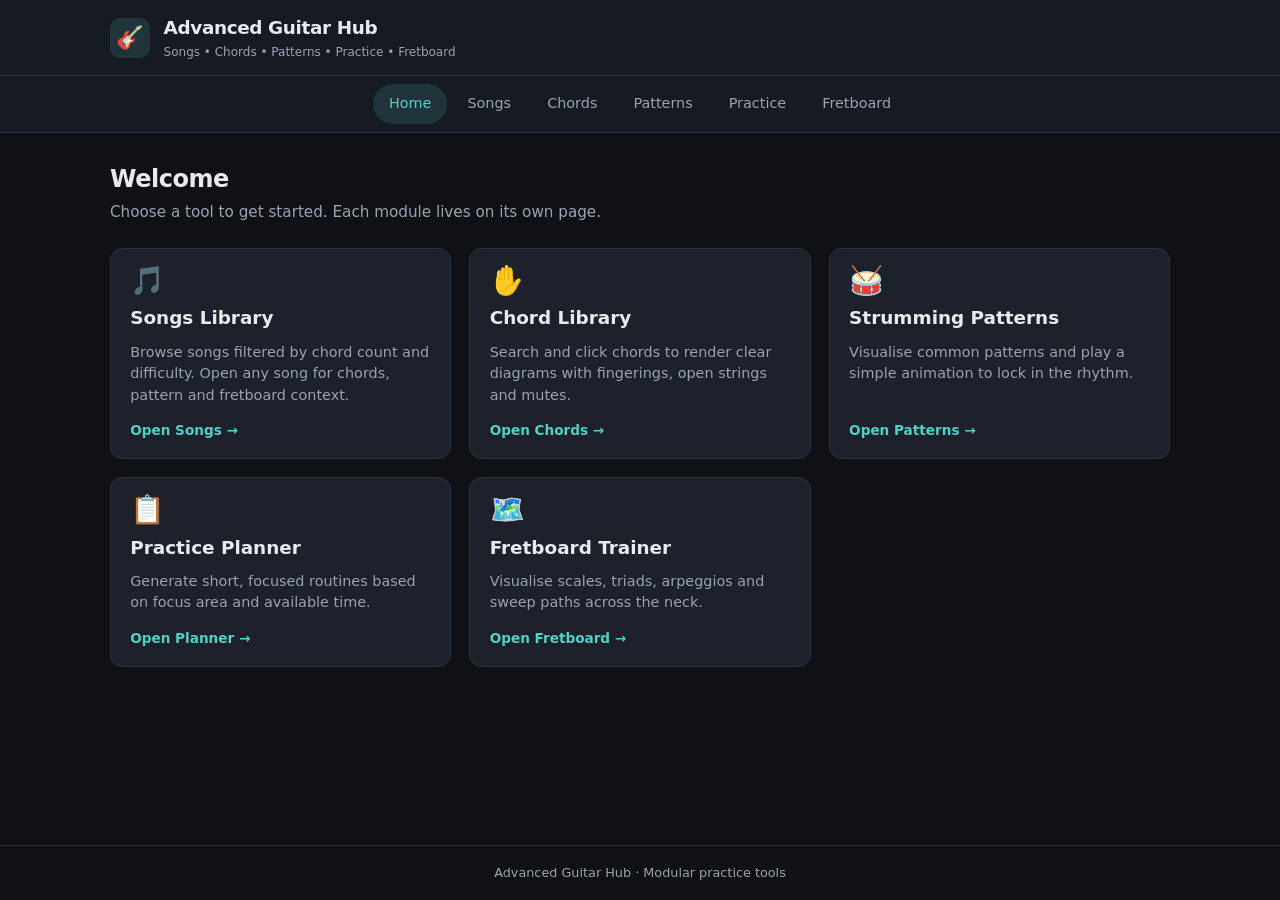
<file: index.html>
<!doctype html>
<html lang="en">
<head>
  <meta charset="utf-8" />
  <meta name="viewport" content="width=device-width,initial-scale=1" />
  <title>Advanced Guitar Hub</title>
  <meta name="description" content="Songs • Chords • Patterns • Practice • Fretboard Trainer" />
  <link rel="stylesheet" href="style.css" />
</head>
<body>
  <header class="app-header" role="banner">
    <div class="header-inner">
      <a href="index.html" class="brand">
        <div class="logo" aria-hidden="true">🎸</div>
        <div class="brand-text">
          <h1>Advanced Guitar Hub</h1>
          <p class="tagline">Songs • Chords • Patterns • Practice • Fretboard</p>
        </div>
      </a>
    </div>
  </header>

  <nav class="main-nav" role="navigation" aria-label="Main navigation">
    <a class="nav-btn active" data-page="home" href="index.html">Home</a>
    <a class="nav-btn" data-page="songs" href="songs.html">Songs</a>
    <a class="nav-btn" data-page="chords" href="chords.html">Chords</a>
    <a class="nav-btn" data-page="patterns" href="patterns.html">Patterns</a>
    <a class="nav-btn" data-page="practice" href="practice.html">Practice</a>
    <a class="nav-btn" data-page="fretboard" href="fretboard.html">Fretboard</a>
  </nav>

  <main>
    <div class="section-header">
      <h2>Welcome</h2>
      <p class="section-subtitle">Choose a tool to get started. Each module lives on its own page.</p>
    </div>

    <div class="hub-grid">
      <a class="hub-card" href="songs.html">
        <div class="icon">🎵</div>
        <h3>Songs Library</h3>
        <p>Browse songs filtered by chord count and difficulty. Open any song for chords, pattern and fretboard context.</p>
        <span class="launch">Open Songs →</span>
      </a>

      <a class="hub-card" href="chords.html">
        <div class="icon">✋</div>
        <h3>Chord Library</h3>
        <p>Search and click chords to render clear diagrams with fingerings, open strings and mutes.</p>
        <span class="launch">Open Chords →</span>
      </a>

      <a class="hub-card" href="patterns.html">
        <div class="icon">🥁</div>
        <h3>Strumming Patterns</h3>
        <p>Visualise common patterns and play a simple animation to lock in the rhythm.</p>
        <span class="launch">Open Patterns →</span>
      </a>

      <a class="hub-card" href="practice.html">
        <div class="icon">📋</div>
        <h3>Practice Planner</h3>
        <p>Generate short, focused routines based on focus area and available time.</p>
        <span class="launch">Open Planner →</span>
      </a>

      <a class="hub-card" href="fretboard.html">
        <div class="icon">🗺️</div>
        <h3>Fretboard Trainer</h3>
        <p>Visualise scales, triads, arpeggios and sweep paths across the neck.</p>
        <span class="launch">Open Fretboard →</span>
      </a>
    </div>
  </main>

  <footer class="app-footer">
    Advanced Guitar Hub · Modular practice tools
  </footer>
</body>
</html>
</file>
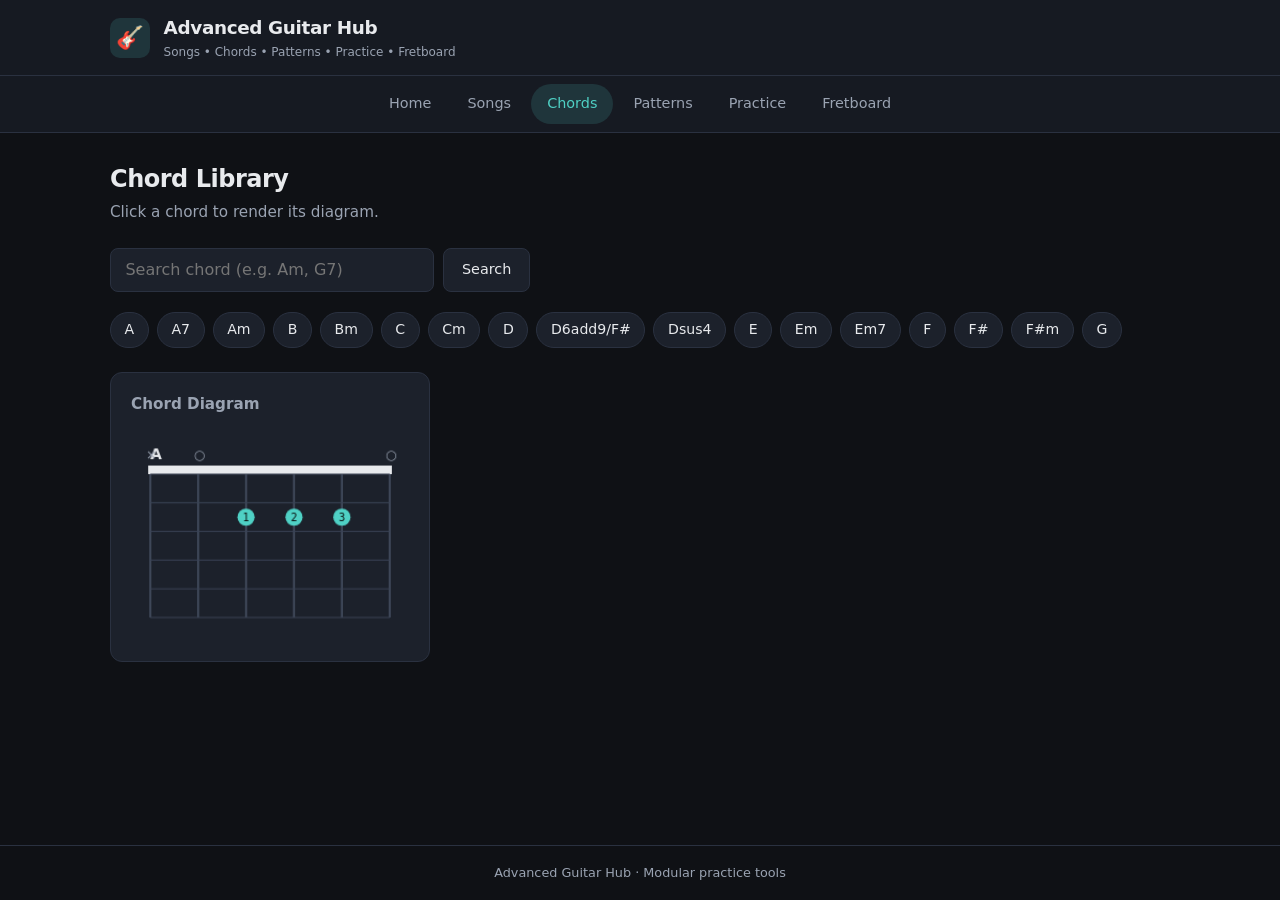
<file: chords.html>
<!doctype html>
<html lang="en">
<head>
  <meta charset="utf-8" />
  <meta name="viewport" content="width=device-width,initial-scale=1" />
  <title>Chord Library · Advanced Guitar Hub</title>
  <meta name="description" content="Search and view guitar chord diagrams" />
  <link rel="stylesheet" href="style.css" />
</head>
<body>
  <header class="app-header" role="banner">
    <div class="header-inner">
      <a href="index.html" class="brand">
        <div class="logo" aria-hidden="true">🎸</div>
        <div class="brand-text">
          <h1>Advanced Guitar Hub</h1>
          <p class="tagline">Songs • Chords • Patterns • Practice • Fretboard</p>
        </div>
      </a>
    </div>
  </header>

  <nav class="main-nav" role="navigation" aria-label="Main navigation">
    <a class="nav-btn" data-page="home" href="index.html">Home</a>
    <a class="nav-btn" data-page="songs" href="songs.html">Songs</a>
    <a class="nav-btn active" data-page="chords" href="chords.html">Chords</a>
    <a class="nav-btn" data-page="patterns" href="patterns.html">Patterns</a>
    <a class="nav-btn" data-page="practice" href="practice.html">Practice</a>
    <a class="nav-btn" data-page="fretboard" href="fretboard.html">Fretboard</a>
  </nav>

  <main>
    <div class="section-header">
      <h2>Chord Library</h2>
      <p class="section-subtitle">Click a chord to render its diagram.</p>
    </div>

    <div class="chord-search-row">
      <input id="chord-search-input" type="text" placeholder="Search chord (e.g. Am, G7)" aria-label="Search chord" />
      <button id="chord-search-btn" class="btn">Search</button>
    </div>

    <div id="chords-list" class="chords-list" role="list"></div>

    <div class="chord-diagram-wrapper">
      <h3>Chord Diagram</h3>
      <canvas id="chord-canvas" width="260" height="200" aria-label="Chord diagram"></canvas>
    </div>
  </main>

  <footer class="app-footer">
    Advanced Guitar Hub · Modular practice tools
  </footer>

  <script type="module" src="chords.js"></script>
</body>
</html>
</file>
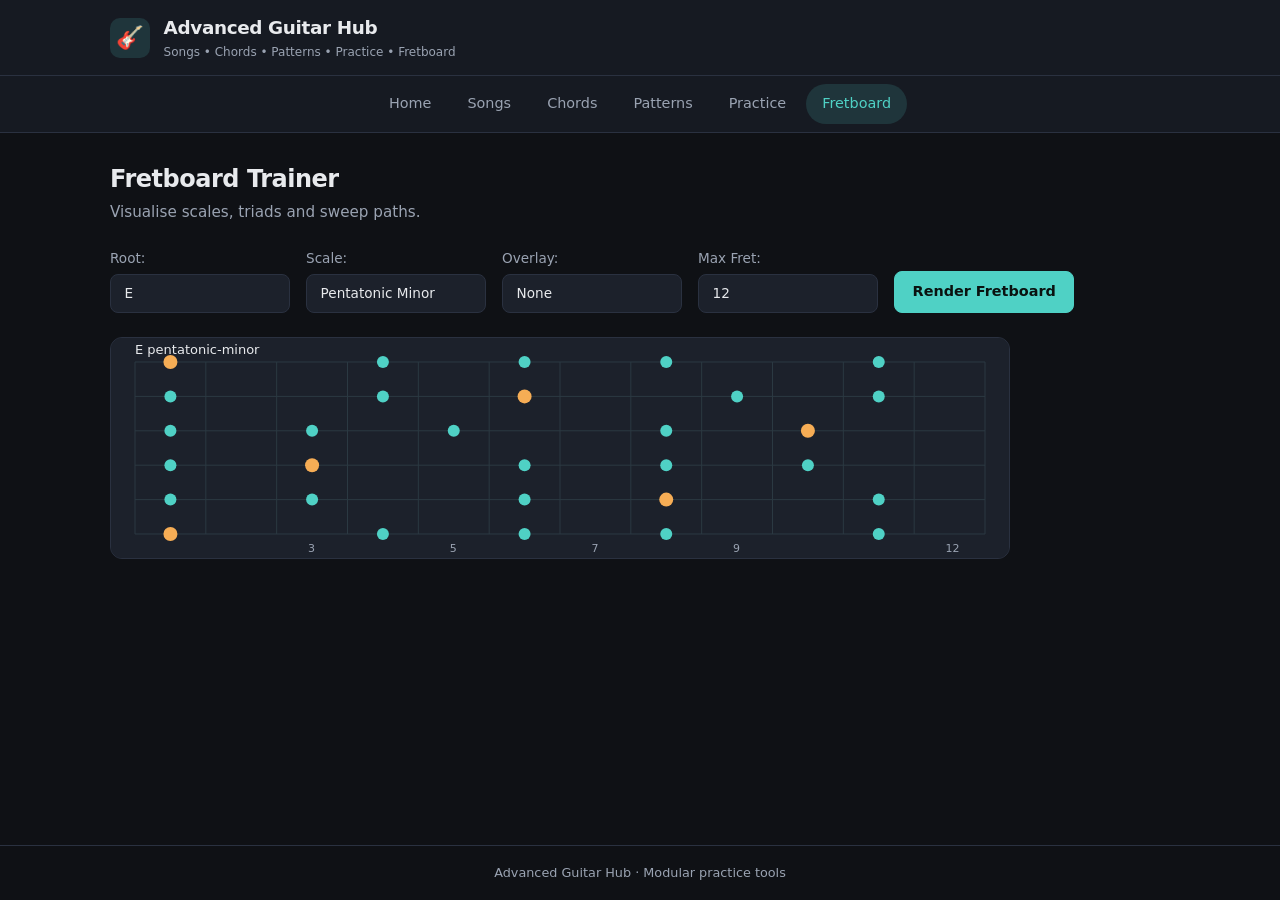
<file: fretboard.html>
<!doctype html>
<html lang="en">
<head>
  <meta charset="utf-8" />
  <meta name="viewport" content="width=device-width,initial-scale=1" />
  <title>Fretboard Trainer · Advanced Guitar Hub</title>
  <meta name="description" content="Visualise scales, triads and sweep paths on the guitar fretboard" />
  <link rel="stylesheet" href="style.css" />
</head>
<body>
  <header class="app-header" role="banner">
    <div class="header-inner">
      <a href="index.html" class="brand">
        <div class="logo" aria-hidden="true">🎸</div>
        <div class="brand-text">
          <h1>Advanced Guitar Hub</h1>
          <p class="tagline">Songs • Chords • Patterns • Practice • Fretboard</p>
        </div>
      </a>
    </div>
  </header>

  <nav class="main-nav" role="navigation" aria-label="Main navigation">
    <a class="nav-btn" data-page="home" href="index.html">Home</a>
    <a class="nav-btn" data-page="songs" href="songs.html">Songs</a>
    <a class="nav-btn" data-page="chords" href="chords.html">Chords</a>
    <a class="nav-btn" data-page="patterns" href="patterns.html">Patterns</a>
    <a class="nav-btn" data-page="practice" href="practice.html">Practice</a>
    <a class="nav-btn active" data-page="fretboard" href="fretboard.html">Fretboard</a>
  </nav>

  <main>
    <div class="section-header">
      <h2>Fretboard Trainer</h2>
      <p class="section-subtitle">Visualise scales, triads and sweep paths.</p>
    </div>

    <div class="fretboard-controls">
      <label>
        Root:
        <select id="fb-root-select" aria-label="Fretboard root">
          <option value="C">C</option>
          <option value="D">D</option>
          <option value="E" selected>E</option>
          <option value="F">F</option>
          <option value="G">G</option>
          <option value="A">A</option>
          <option value="B">B</option>
        </select>
      </label>

      <label>
        Scale:
        <select id="fb-scale-select" aria-label="Fretboard scale">
          <option value="major">Major</option>
          <option value="minor">Minor</option>
          <option value="pentatonic-major">Pentatonic Major</option>
          <option value="pentatonic-minor" selected>Pentatonic Minor</option>
        </select>
      </label>

      <label>
        Overlay:
        <select id="fb-overlay-select" aria-label="Fretboard overlay">
          <option value="none">None</option>
          <option value="triads">Triads</option>
          <option value="arpeggios">Arpeggios</option>
          <option value="sweeps">Sweep Paths</option>
        </select>
      </label>

      <label>
        Max Fret:
        <input id="fb-max-fret-input" type="number" min="12" max="24" value="12" aria-label="Max fret" />
      </label>

      <button id="fb-render-btn" class="btn accent">Render Fretboard</button>
    </div>

    <canvas id="fretboard-canvas" width="900" height="220" aria-label="Fretboard canvas"></canvas>
  </main>

  <footer class="app-footer">
    Advanced Guitar Hub · Modular practice tools
  </footer>

  <script type="module" src="fretboard.js"></script>
</body>
</html>
</file>
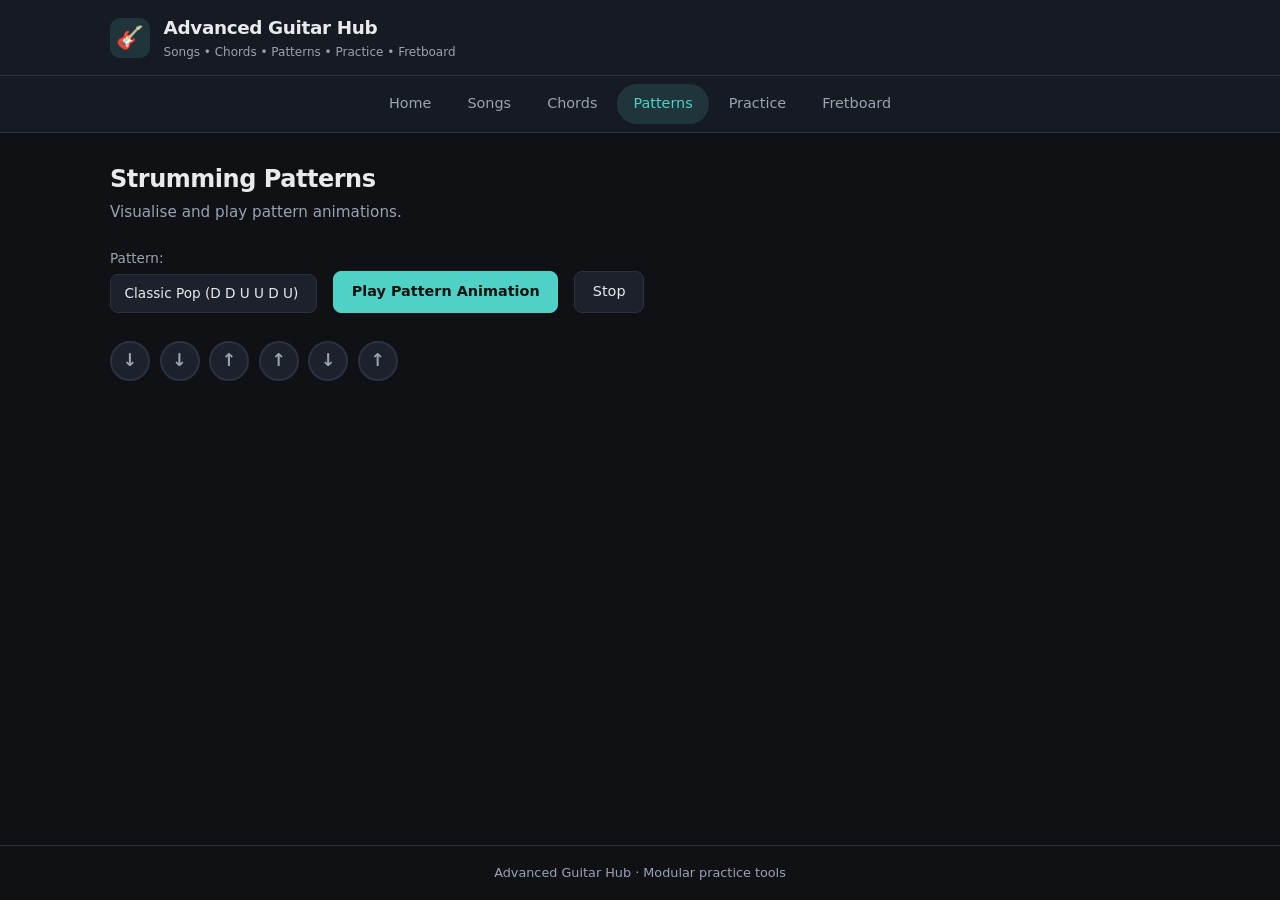
<file: patterns.html>
<!doctype html>
<html lang="en">
<head>
  <meta charset="utf-8" />
  <meta name="viewport" content="width=device-width,initial-scale=1" />
  <title>Strumming Patterns · Advanced Guitar Hub</title>
  <meta name="description" content="Visualise and animate guitar strumming patterns" />
  <link rel="stylesheet" href="style.css" />
</head>
<body>
  <header class="app-header" role="banner">
    <div class="header-inner">
      <a href="index.html" class="brand">
        <div class="logo" aria-hidden="true">🎸</div>
        <div class="brand-text">
          <h1>Advanced Guitar Hub</h1>
          <p class="tagline">Songs • Chords • Patterns • Practice • Fretboard</p>
        </div>
      </a>
    </div>
  </header>

  <nav class="main-nav" role="navigation" aria-label="Main navigation">
    <a class="nav-btn" data-page="home" href="index.html">Home</a>
    <a class="nav-btn" data-page="songs" href="songs.html">Songs</a>
    <a class="nav-btn" data-page="chords" href="chords.html">Chords</a>
    <a class="nav-btn active" data-page="patterns" href="patterns.html">Patterns</a>
    <a class="nav-btn" data-page="practice" href="practice.html">Practice</a>
    <a class="nav-btn" data-page="fretboard" href="fretboard.html">Fretboard</a>
  </nav>

  <main>
    <div class="section-header">
      <h2>Strumming Patterns</h2>
      <p class="section-subtitle">Visualise and play pattern animations.</p>
    </div>

    <div class="patterns-controls">
      <label>
        Pattern:
        <select id="pattern-select" aria-label="Select pattern">
          <option value="D D U U D U">Classic Pop (D D U U D U)</option>
          <option value="D U D U">Straight Eighths (D U D U)</option>
          <option value="D D D D">All Downstrokes</option>
          <option value="D D D U">Driving Pop</option>
          <option value="Reggae">Reggae Offbeat</option>
          <option value="Fingerpicked">Fingerpicked Arpeggio</option>
        </select>
      </label>
      <button id="pattern-play-btn" class="btn accent">Play Pattern Animation</button>
      <button id="pattern-stop-btn" class="btn">Stop</button>
    </div>

    <div id="pattern-visual" class="pattern-visual" aria-live="polite"></div>
  </main>

  <footer class="app-footer">
    Advanced Guitar Hub · Modular practice tools
  </footer>

  <script type="module" src="patterns.js"></script>
</body>
</html>
</file>
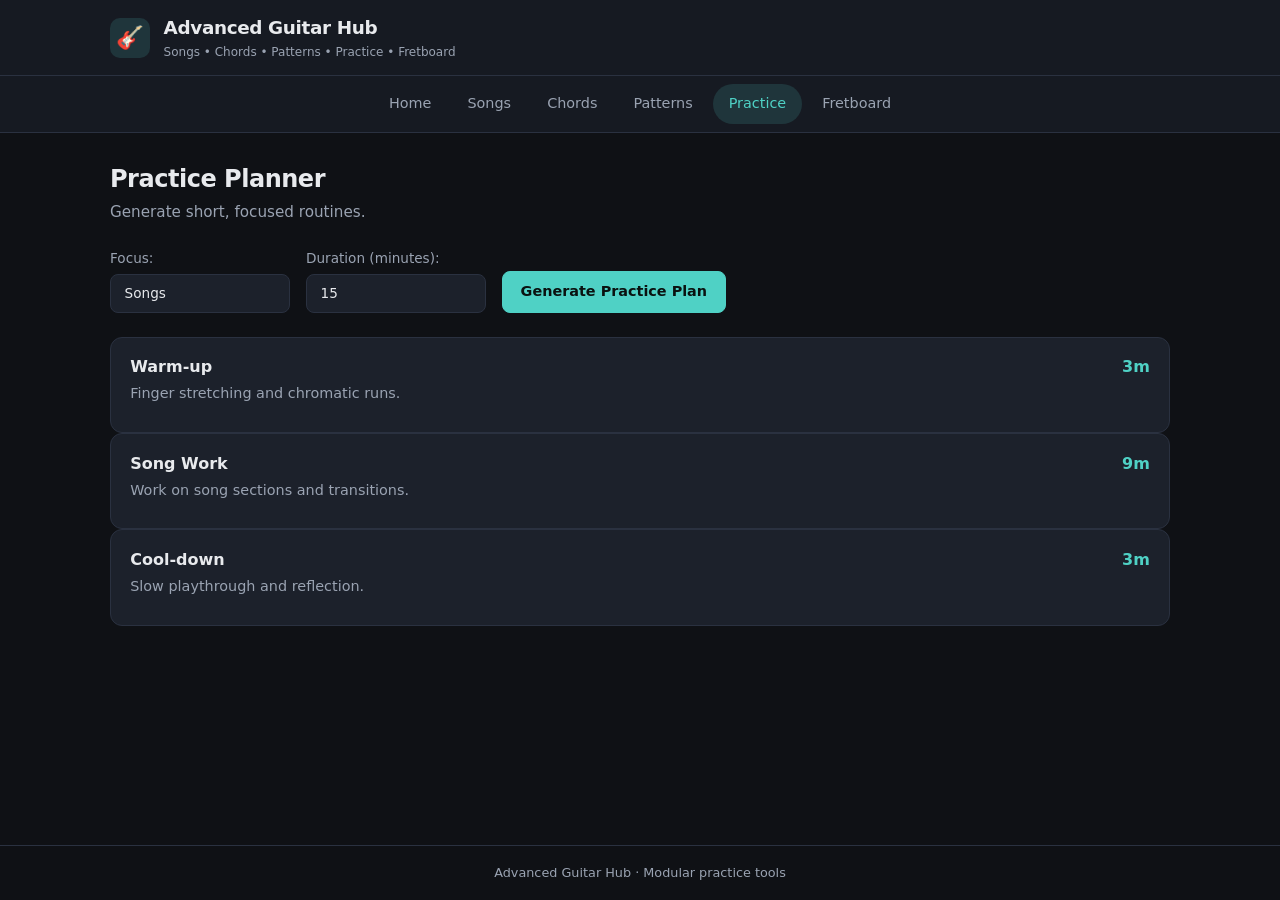
<file: practice.html>
<!doctype html>
<html lang="en">
<head>
  <meta charset="utf-8" />
  <meta name="viewport" content="width=device-width,initial-scale=1" />
  <title>Practice Planner · Advanced Guitar Hub</title>
  <meta name="description" content="Generate short focused guitar practice routines" />
  <link rel="stylesheet" href="style.css" />
</head>
<body>
  <header class="app-header" role="banner">
    <div class="header-inner">
      <a href="index.html" class="brand">
        <div class="logo" aria-hidden="true">🎸</div>
        <div class="brand-text">
          <h1>Advanced Guitar Hub</h1>
          <p class="tagline">Songs • Chords • Patterns • Practice • Fretboard</p>
        </div>
      </a>
    </div>
  </header>

  <nav class="main-nav" role="navigation" aria-label="Main navigation">
    <a class="nav-btn" data-page="home" href="index.html">Home</a>
    <a class="nav-btn" data-page="songs" href="songs.html">Songs</a>
    <a class="nav-btn" data-page="chords" href="chords.html">Chords</a>
    <a class="nav-btn" data-page="patterns" href="patterns.html">Patterns</a>
    <a class="nav-btn active" data-page="practice" href="practice.html">Practice</a>
    <a class="nav-btn" data-page="fretboard" href="fretboard.html">Fretboard</a>
  </nav>

  <main>
    <div class="section-header">
      <h2>Practice Planner</h2>
      <p class="section-subtitle">Generate short, focused routines.</p>
    </div>

    <div class="practice-controls">
      <label>
        Focus:
        <select id="practice-focus-select" aria-label="Practice focus">
          <option value="songs">Songs</option>
          <option value="chords">Chords</option>
          <option value="patterns">Patterns</option>
          <option value="fretboard">Fretboard</option>
        </select>
      </label>

      <label>
        Duration (minutes):
        <input id="practice-duration-input" type="number" min="5" max="60" value="15" aria-label="Practice duration" />
      </label>

      <button id="practice-generate-btn" class="btn accent">Generate Practice Plan</button>
    </div>

    <div id="practice-plan" class="practice-plan" aria-live="polite"></div>
  </main>

  <footer class="app-footer">
    Advanced Guitar Hub · Modular practice tools
  </footer>

  <script type="module" src="practice.js"></script>
</body>
</html>
</file>
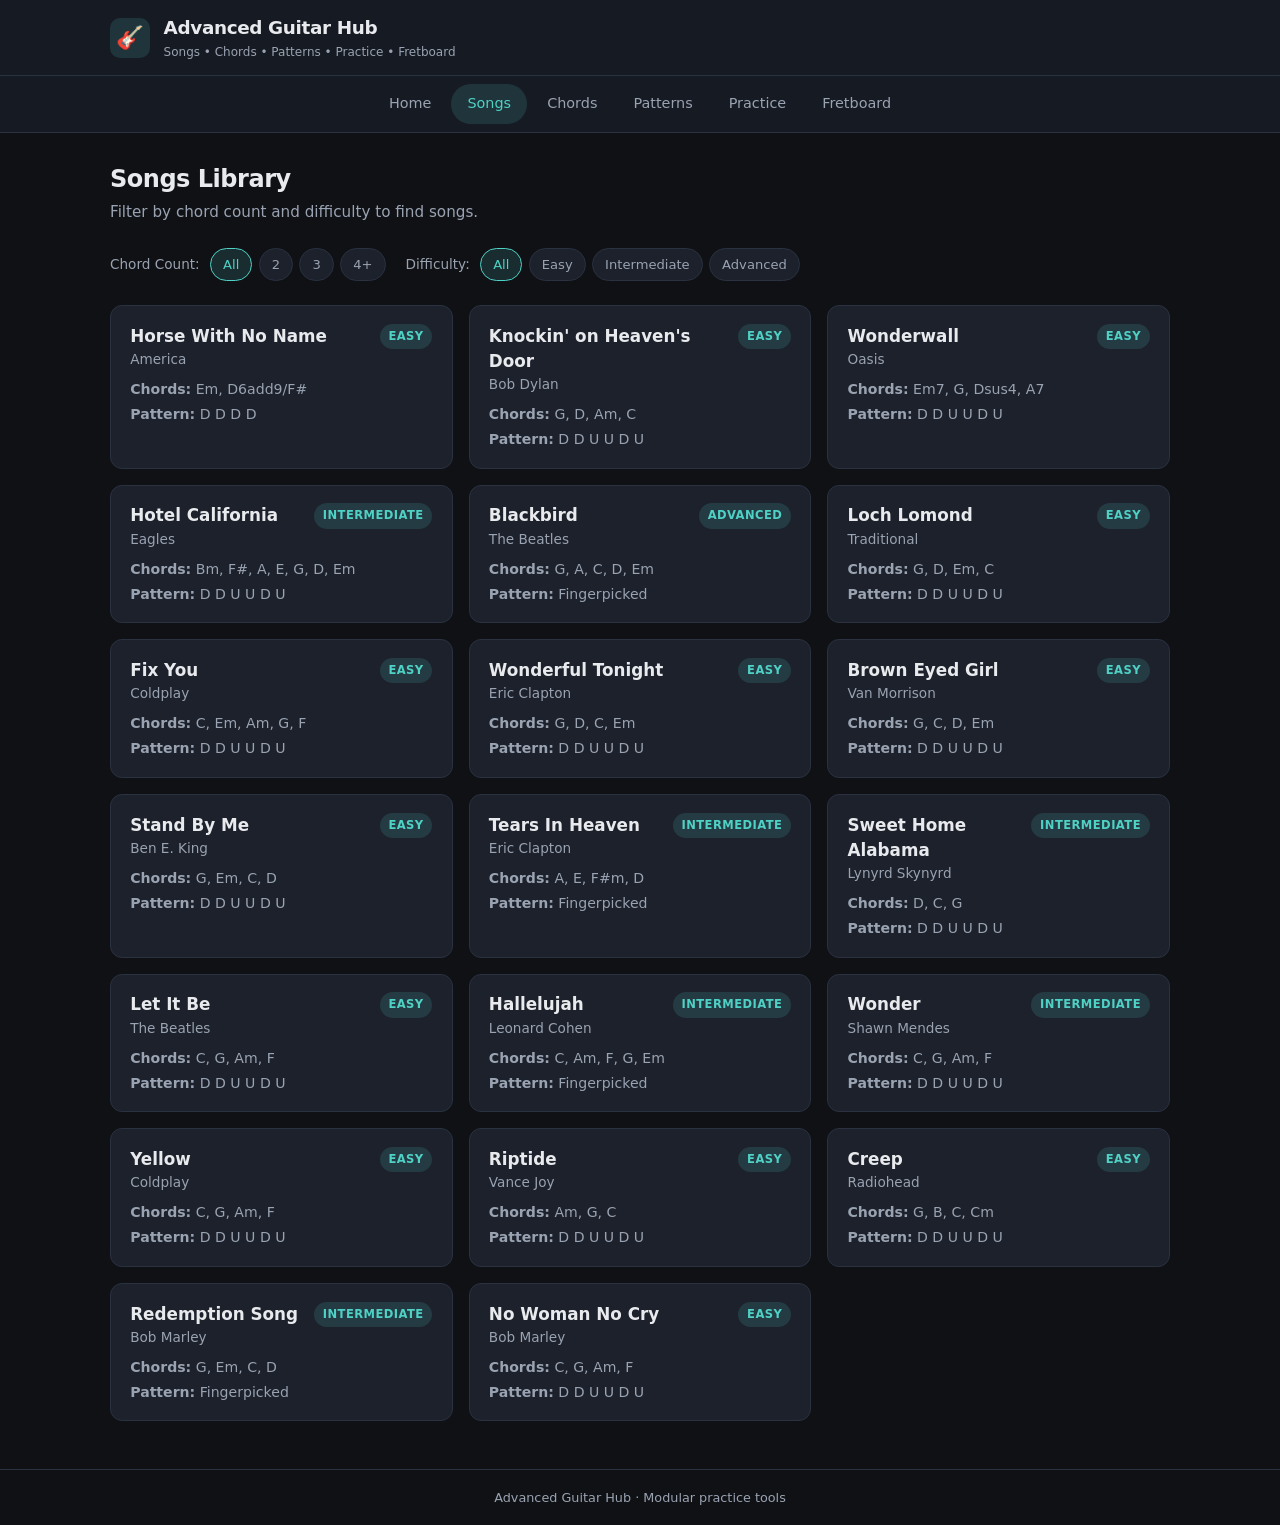
<file: songs.html>
<!doctype html>
<html lang="en">
<head>
  <meta charset="utf-8" />
  <meta name="viewport" content="width=device-width,initial-scale=1" />
  <title>Songs Library · Advanced Guitar Hub</title>
  <meta name="description" content="Filter songs by chord count and difficulty" />
  <link rel="stylesheet" href="style.css" />
</head>
<body>
  <header class="app-header" role="banner">
    <div class="header-inner">
      <a href="index.html" class="brand">
        <div class="logo" aria-hidden="true">🎸</div>
        <div class="brand-text">
          <h1>Advanced Guitar Hub</h1>
          <p class="tagline">Songs • Chords • Patterns • Practice • Fretboard</p>
        </div>
      </a>
    </div>
  </header>

  <nav class="main-nav" role="navigation" aria-label="Main navigation">
    <a class="nav-btn" data-page="home" href="index.html">Home</a>
    <a class="nav-btn active" data-page="songs" href="songs.html">Songs</a>
    <a class="nav-btn" data-page="chords" href="chords.html">Chords</a>
    <a class="nav-btn" data-page="patterns" href="patterns.html">Patterns</a>
    <a class="nav-btn" data-page="practice" href="practice.html">Practice</a>
    <a class="nav-btn" data-page="fretboard" href="fretboard.html">Fretboard</a>
  </nav>

  <main>
    <div class="section-header">
      <h2>Songs Library</h2>
      <p class="section-subtitle">Filter by chord count and difficulty to find songs.</p>
    </div>

    <div class="filters-row" role="region" aria-label="Song filters">
      <div class="filter-group" aria-label="Chord count">
        <span class="filter-label">Chord Count:</span>
        <button class="filter-btn chord-count-filter active" data-filter="all">All</button>
        <button class="filter-btn chord-count-filter" data-filter="2">2</button>
        <button class="filter-btn chord-count-filter" data-filter="3">3</button>
        <button class="filter-btn chord-count-filter" data-filter="4plus">4+</button>
      </div>

      <div class="filter-group" aria-label="Difficulty">
        <span class="filter-label">Difficulty:</span>
        <button class="filter-btn difficulty-filter active" data-filter="all">All</button>
        <button class="filter-btn difficulty-filter" data-filter="Easy">Easy</button>
        <button class="filter-btn difficulty-filter" data-filter="Intermediate">Intermediate</button>
        <button class="filter-btn difficulty-filter" data-filter="Advanced">Advanced</button>
      </div>
    </div>

    <div id="songs-grid" class="cards-grid" aria-live="polite"></div>
  </main>

  <!-- Song Modal -->
  <div id="song-modal" class="modal" role="dialog" aria-modal="true" aria-hidden="true">
    <div class="modal-content" role="document">
      <button class="modal-close" id="song-modal-close" aria-label="Close">×</button>

      <div id="song-modal-body">
        <h2 id="modal-song-title"></h2>
        <p id="modal-song-artist" class="muted"></p>
        <p id="modal-song-tips" class="muted" style="margin-top:0.5rem"></p>

        <div class="modal-row">
          <div class="modal-column">
            <h3>Chords</h3>
            <div id="modal-song-chords" class="modal-chords-list"></div>
          </div>

          <div class="modal-column">
            <h3>Pattern</h3>
            <p id="modal-song-pattern"></p>
            <button id="modal-pattern-play-btn" class="btn" style="margin-top:0.5rem">Play Pattern Animation</button>
            <div id="modal-pattern-visual" class="pattern-visual" style="margin-top:0.75rem"></div>
          </div>
        </div>

        <hr />

        <h3 style="font-size:0.95rem;margin-bottom:0.5rem">Fretboard (Song Context)</h3>
        <div class="modal-fretboard-controls">
          <label>
            Overlay:
            <select id="modal-fb-overlay-select">
              <option value="none">None</option>
              <option value="triads">Triads</option>
              <option value="arpeggios">Arpeggios</option>
              <option value="sweeps">Sweep Paths</option>
            </select>
          </label>
          <button id="modal-fb-render-btn" class="btn accent">Render Song Fretboard</button>
        </div>
        <canvas id="modal-fretboard-canvas" width="900" height="220" aria-label="Modal fretboard canvas"></canvas>
      </div>
    </div>
  </div>

  <footer class="app-footer">
    Advanced Guitar Hub · Modular practice tools
  </footer>

  <script type="module" src="songs.js"></script>
</body>
</html>
</file>
<file: style.css>
/* Advanced Guitar Hub - Multi-page styles */
:root {
  --bg: #0f1115;
  --bg-elevated: #161a22;
  --card-bg: #1c212b;
  --card-hover: #242b38;
  --text-main: #e8eaed;
  --text-muted: #9aa3b2;
  --accent: #4fd1c5;
  --accent-hover: #38b2ac;
  --accent-dim: rgba(79, 209, 197, 0.15);
  --border: #2a3140;
  --danger: #fc8181;
  --radius: 12px;
  --radius-sm: 8px;
  --shadow: 0 4px 20px rgba(0, 0, 0, 0.35);
  --font: system-ui, -apple-system, "Segoe UI", Roboto, "Helvetica Neue", Arial, sans-serif;
}

*, *::before, *::after {
  box-sizing: border-box;
  margin: 0;
  padding: 0;
}

html {
  font-size: 16px;
  scroll-behavior: smooth;
}

body {
  font-family: var(--font);
  background: var(--bg);
  color: var(--text-main);
  line-height: 1.5;
  min-height: 100vh;
  display: flex;
  flex-direction: column;
}

/* ---------- Header ---------- */
.app-header {
  background: var(--bg-elevated);
  border-bottom: 1px solid var(--border);
  position: sticky;
  top: 0;
  z-index: 100;
}

.header-inner {
  max-width: 1100px;
  margin: 0 auto;
  padding: 0.9rem 1.25rem;
  display: flex;
  align-items: center;
  justify-content: space-between;
  gap: 1rem;
}

.brand {
  display: flex;
  align-items: center;
  gap: 0.85rem;
  text-decoration: none;
  color: inherit;
}

.logo {
  width: 40px;
  height: 40px;
  border-radius: 10px;
  background: var(--accent-dim);
  display: flex;
  align-items: center;
  justify-content: center;
  font-size: 1.4rem;
}

.brand-text h1 {
  font-size: 1.15rem;
  font-weight: 700;
  letter-spacing: -0.02em;
}

.brand-text .tagline {
  font-size: 0.75rem;
  color: var(--text-muted);
  margin-top: 1px;
}

/* ---------- Main Nav ---------- */
.main-nav {
  background: var(--bg-elevated);
  border-bottom: 1px solid var(--border);
  display: flex;
  justify-content: center;
  gap: 0.25rem;
  padding: 0.5rem 1rem;
  flex-wrap: wrap;
  position: sticky;
  top: 61px;
  z-index: 99;
}

.nav-btn {
  appearance: none;
  border: none;
  background: transparent;
  color: var(--text-muted);
  font: inherit;
  font-size: 0.9rem;
  font-weight: 500;
  padding: 0.55rem 1rem;
  border-radius: 999px;
  cursor: pointer;
  text-decoration: none;
  transition: background 0.15s, color 0.15s;
}

.nav-btn:hover {
  background: var(--card-bg);
  color: var(--text-main);
}

.nav-btn.active {
  background: var(--accent-dim);
  color: var(--accent);
}

/* ---------- Layout ---------- */
main {
  flex: 1;
  max-width: 1100px;
  width: 100%;
  margin: 0 auto;
  padding: 1.75rem 1.25rem 3rem;
}

.section-header {
  margin-bottom: 1.5rem;
}

.section-header h2 {
  font-size: 1.5rem;
  font-weight: 700;
  letter-spacing: -0.02em;
}

.section-subtitle {
  color: var(--text-muted);
  margin-top: 0.3rem;
  font-size: 0.95rem;
}

/* ---------- Cards & grids ---------- */
.cards-grid {
  display: grid;
  grid-template-columns: repeat(auto-fill, minmax(280px, 1fr));
  gap: 1rem;
}

.song-card, .hub-card, .practice-block {
  background: var(--card-bg);
  border: 1px solid var(--border);
  border-radius: var(--radius);
  padding: 1.1rem 1.2rem;
  transition: background 0.15s, border-color 0.15s, transform 0.15s;
}

.song-card {
  cursor: pointer;
}

.song-card:hover, .hub-card:hover {
  background: var(--card-hover);
  border-color: #3a4355;
  transform: translateY(-2px);
}

.song-meta-row {
  display: flex;
  justify-content: space-between;
  align-items: flex-start;
  gap: 0.75rem;
  margin-bottom: 0.6rem;
}

.song-title {
  font-size: 1.05rem;
  font-weight: 600;
}

.song-artist {
  font-size: 0.85rem;
  color: var(--text-muted);
}

.song-difficulty {
  font-size: 0.72rem;
  font-weight: 600;
  text-transform: uppercase;
  letter-spacing: 0.04em;
  background: var(--accent-dim);
  color: var(--accent);
  padding: 0.25rem 0.55rem;
  border-radius: 999px;
  white-space: nowrap;
}

.song-chords, .song-pattern {
  font-size: 0.88rem;
  color: var(--text-muted);
  margin-top: 0.25rem;
}

/* ---------- Filters ---------- */
.filters-row {
  display: flex;
  flex-wrap: wrap;
  gap: 1.25rem;
  margin-bottom: 1.5rem;
}

.filter-group {
  display: flex;
  align-items: center;
  gap: 0.4rem;
  flex-wrap: wrap;
}

.filter-label {
  font-size: 0.85rem;
  color: var(--text-muted);
  margin-right: 0.25rem;
}

.filter-btn {
  appearance: none;
  border: 1px solid var(--border);
  background: var(--card-bg);
  color: var(--text-muted);
  font: inherit;
  font-size: 0.82rem;
  padding: 0.35rem 0.75rem;
  border-radius: 999px;
  cursor: pointer;
  transition: all 0.15s;
}

.filter-btn:hover {
  border-color: #3a4355;
  color: var(--text-main);
}

.filter-btn.active {
  background: var(--accent-dim);
  border-color: var(--accent);
  color: var(--accent);
}

/* ---------- Buttons ---------- */
.btn {
  appearance: none;
  border: 1px solid var(--border);
  background: var(--card-bg);
  color: var(--text-main);
  font: inherit;
  font-size: 0.9rem;
  font-weight: 500;
  padding: 0.55rem 1.1rem;
  border-radius: var(--radius-sm);
  cursor: pointer;
  transition: all 0.15s;
}

.btn:hover {
  background: var(--card-hover);
  border-color: #3a4355;
}

.btn.accent {
  background: var(--accent);
  border-color: var(--accent);
  color: #0a1210;
  font-weight: 600;
}

.btn.accent:hover {
  background: var(--accent-hover);
  border-color: var(--accent-hover);
}

/* ---------- Chords ---------- */
.chord-search-row {
  display: flex;
  gap: 0.6rem;
  margin-bottom: 1.25rem;
  max-width: 420px;
}

.chord-search-row input {
  flex: 1;
  appearance: none;
  border: 1px solid var(--border);
  background: var(--card-bg);
  color: var(--text-main);
  font: inherit;
  padding: 0.55rem 0.9rem;
  border-radius: var(--radius-sm);
}

.chord-search-row input:focus {
  outline: none;
  border-color: var(--accent);
}

.chords-list {
  display: flex;
  flex-wrap: wrap;
  gap: 0.5rem;
  margin-bottom: 1.5rem;
}

.chord-pill, .modal-chord-pill {
  appearance: none;
  border: 1px solid var(--border);
  background: var(--card-bg);
  color: var(--text-main);
  font: inherit;
  font-size: 0.88rem;
  font-weight: 500;
  padding: 0.4rem 0.85rem;
  border-radius: 999px;
  cursor: pointer;
  transition: all 0.15s;
}

.chord-pill:hover, .modal-chord-pill:hover {
  background: var(--accent-dim);
  border-color: var(--accent);
  color: var(--accent);
}

/* Active chord while pattern is playing */
.modal-chord-pill.strumming {
  transform: scale(1.12);
  font-weight: 700;
  box-shadow: 0 0 12px rgba(79, 209, 197, 0.4);
  transition: background 0.1s, border-color 0.1s, transform 0.1s, color 0.1s;
}

.modal-chord-pill.strumming.downstroke {
  background: var(--accent);
  border-color: var(--accent);
  color: #0a1210;
}

.modal-chord-pill.strumming.upstroke {
  background: #9f7aea;
  border-color: #9f7aea;
  color: #0a1210;
}

.chord-diagram-wrapper {
  background: var(--card-bg);
  border: 1px solid var(--border);
  border-radius: var(--radius);
  padding: 1.25rem;
  max-width: 320px;
}

.chord-diagram-wrapper h3 {
  font-size: 0.95rem;
  margin-bottom: 0.75rem;
  color: var(--text-muted);
}

#chord-canvas {
  display: block;
  width: 100%;
  height: auto;
  border-radius: 6px;
}

/* ---------- Patterns ---------- */
.patterns-controls {
  display: flex;
  flex-wrap: wrap;
  gap: 1rem;
  align-items: flex-end;
  margin-bottom: 1.5rem;
}

.patterns-controls label {
  display: flex;
  flex-direction: column;
  gap: 0.35rem;
  font-size: 0.85rem;
  color: var(--text-muted);
}

.patterns-controls select,
.fretboard-controls select,
.practice-controls select,
.practice-controls input,
.fretboard-controls input {
  appearance: none;
  border: 1px solid var(--border);
  background: var(--card-bg);
  color: var(--text-main);
  font: inherit;
  padding: 0.5rem 0.85rem;
  border-radius: var(--radius-sm);
  min-width: 180px;
}

.pattern-visual {
  display: flex;
  flex-wrap: wrap;
  gap: 0.6rem;
  min-height: 48px;
  align-items: center;
}

.pattern-dot {
  width: 40px;
  height: 40px;
  border-radius: 50%;
  background: var(--card-bg);
  border: 2px solid var(--border);
  transition: background 0.12s, border-color 0.12s, transform 0.12s, color 0.12s;
  display: flex;
  align-items: center;
  justify-content: center;
  font-size: 1.1rem;
  font-weight: 700;
  color: var(--text-muted);
  user-select: none;
}

.pattern-dot .pattern-dot-label {
  line-height: 1;
  pointer-events: none;
}

.pattern-dot.active {
  background: var(--accent);
  border-color: var(--accent);
  color: #0a1210;
  transform: scale(1.15);
  box-shadow: 0 0 12px rgba(79, 209, 197, 0.45);
}

/* ---------- Practice ---------- */
.practice-controls {
  display: flex;
  flex-wrap: wrap;
  gap: 1rem;
  align-items: flex-end;
  margin-bottom: 1.5rem;
}

.practice-controls label {
  display: flex;
  flex-direction: column;
  gap: 0.35rem;
  font-size: 0.85rem;
  color: var(--text-muted);
}

.practice-plan {
  display: flex;
  flex-direction: column;
  gap: 0.75rem;
}

.practice-plan .song-card {
  cursor: default;
}

.practice-plan .song-card:hover {
  transform: none;
  background: var(--card-bg);
}

/* ---------- Fretboard ---------- */
.fretboard-controls {
  display: flex;
  flex-wrap: wrap;
  gap: 1rem;
  align-items: flex-end;
  margin-bottom: 1.5rem;
}

.fretboard-controls label {
  display: flex;
  flex-direction: column;
  gap: 0.35rem;
  font-size: 0.85rem;
  color: var(--text-muted);
}

#fretboard-canvas, #modal-fretboard-canvas {
  display: block;
  width: 100%;
  max-width: 900px;
  min-height: 180px;
  height: auto;
  background: var(--card-bg);
  border: 1px solid var(--border);
  border-radius: var(--radius);
}

/* ---------- Hub page ---------- */
.hub-grid {
  display: grid;
  grid-template-columns: repeat(auto-fill, minmax(260px, 1fr));
  gap: 1.15rem;
  margin-top: 0.5rem;
}

.hub-card {
  text-decoration: none;
  color: inherit;
  display: flex;
  flex-direction: column;
  gap: 0.6rem;
  min-height: 140px;
}

.hub-card .icon {
  font-size: 1.75rem;
  line-height: 1;
}

.hub-card h3 {
  font-size: 1.15rem;
  font-weight: 650;
}

.hub-card p {
  font-size: 0.9rem;
  color: var(--text-muted);
  flex: 1;
}

.hub-card .launch {
  font-size: 0.85rem;
  font-weight: 600;
  color: var(--accent);
  margin-top: 0.25rem;
}

/* ---------- Modal ---------- */
.modal {
  position: fixed;
  inset: 0;
  background: rgba(0, 0, 0, 0.65);
  display: flex;
  align-items: center;
  justify-content: center;
  padding: 1.25rem;
  z-index: 200;
  opacity: 0;
  visibility: hidden;
  transition: opacity 0.2s, visibility 0.2s;
}

.modal.open {
  opacity: 1;
  visibility: visible;
}

.modal-content {
  background: var(--bg-elevated);
  border: 1px solid var(--border);
  border-radius: var(--radius);
  max-width: 720px;
  width: 100%;
  max-height: 90vh;
  overflow-y: auto;
  padding: 1.5rem 1.6rem 1.75rem;
  position: relative;
  box-shadow: var(--shadow);
}

.modal-close {
  position: absolute;
  top: 0.85rem;
  right: 0.85rem;
  appearance: none;
  border: none;
  background: var(--card-bg);
  color: var(--text-muted);
  width: 32px;
  height: 32px;
  border-radius: 50%;
  font-size: 1.1rem;
  cursor: pointer;
  display: flex;
  align-items: center;
  justify-content: center;
  transition: background 0.15s, color 0.15s;
}

.modal-close:hover {
  background: var(--card-hover);
  color: var(--text-main);
}

#modal-song-title {
  font-size: 1.35rem;
  margin-bottom: 0.15rem;
  padding-right: 2rem;
}

.muted {
  color: var(--text-muted);
  font-size: 0.9rem;
}

.modal-row {
  display: grid;
  grid-template-columns: 1fr 1fr;
  gap: 1.5rem;
  margin: 1.25rem 0;
}

.modal-column h3 {
  font-size: 0.9rem;
  color: var(--text-muted);
  margin-bottom: 0.6rem;
  text-transform: uppercase;
  letter-spacing: 0.04em;
}

.modal-chords-list {
  display: flex;
  flex-wrap: wrap;
  gap: 0.45rem;
}

.modal-fretboard-controls {
  display: flex;
  flex-wrap: wrap;
  gap: 0.75rem;
  align-items: flex-end;
  margin: 0.75rem 0 1rem;
}

.modal-fretboard-controls label {
  display: flex;
  flex-direction: column;
  gap: 0.3rem;
  font-size: 0.85rem;
  color: var(--text-muted);
}

hr {
  border: none;
  border-top: 1px solid var(--border);
  margin: 1.25rem 0;
}

/* ---------- Footer ---------- */
.app-footer {
  border-top: 1px solid var(--border);
  padding: 1.1rem 1.25rem;
  text-align: center;
  font-size: 0.8rem;
  color: var(--text-muted);
}

/* ---------- Responsive ---------- */
@media (max-width: 640px) {
  .modal-row {
    grid-template-columns: 1fr;
  }

  .brand-text .tagline {
    display: none;
  }

  .main-nav {
    top: 57px;
  }

  .filters-row {
    flex-direction: column;
    gap: 0.75rem;
  }
}
</file>
